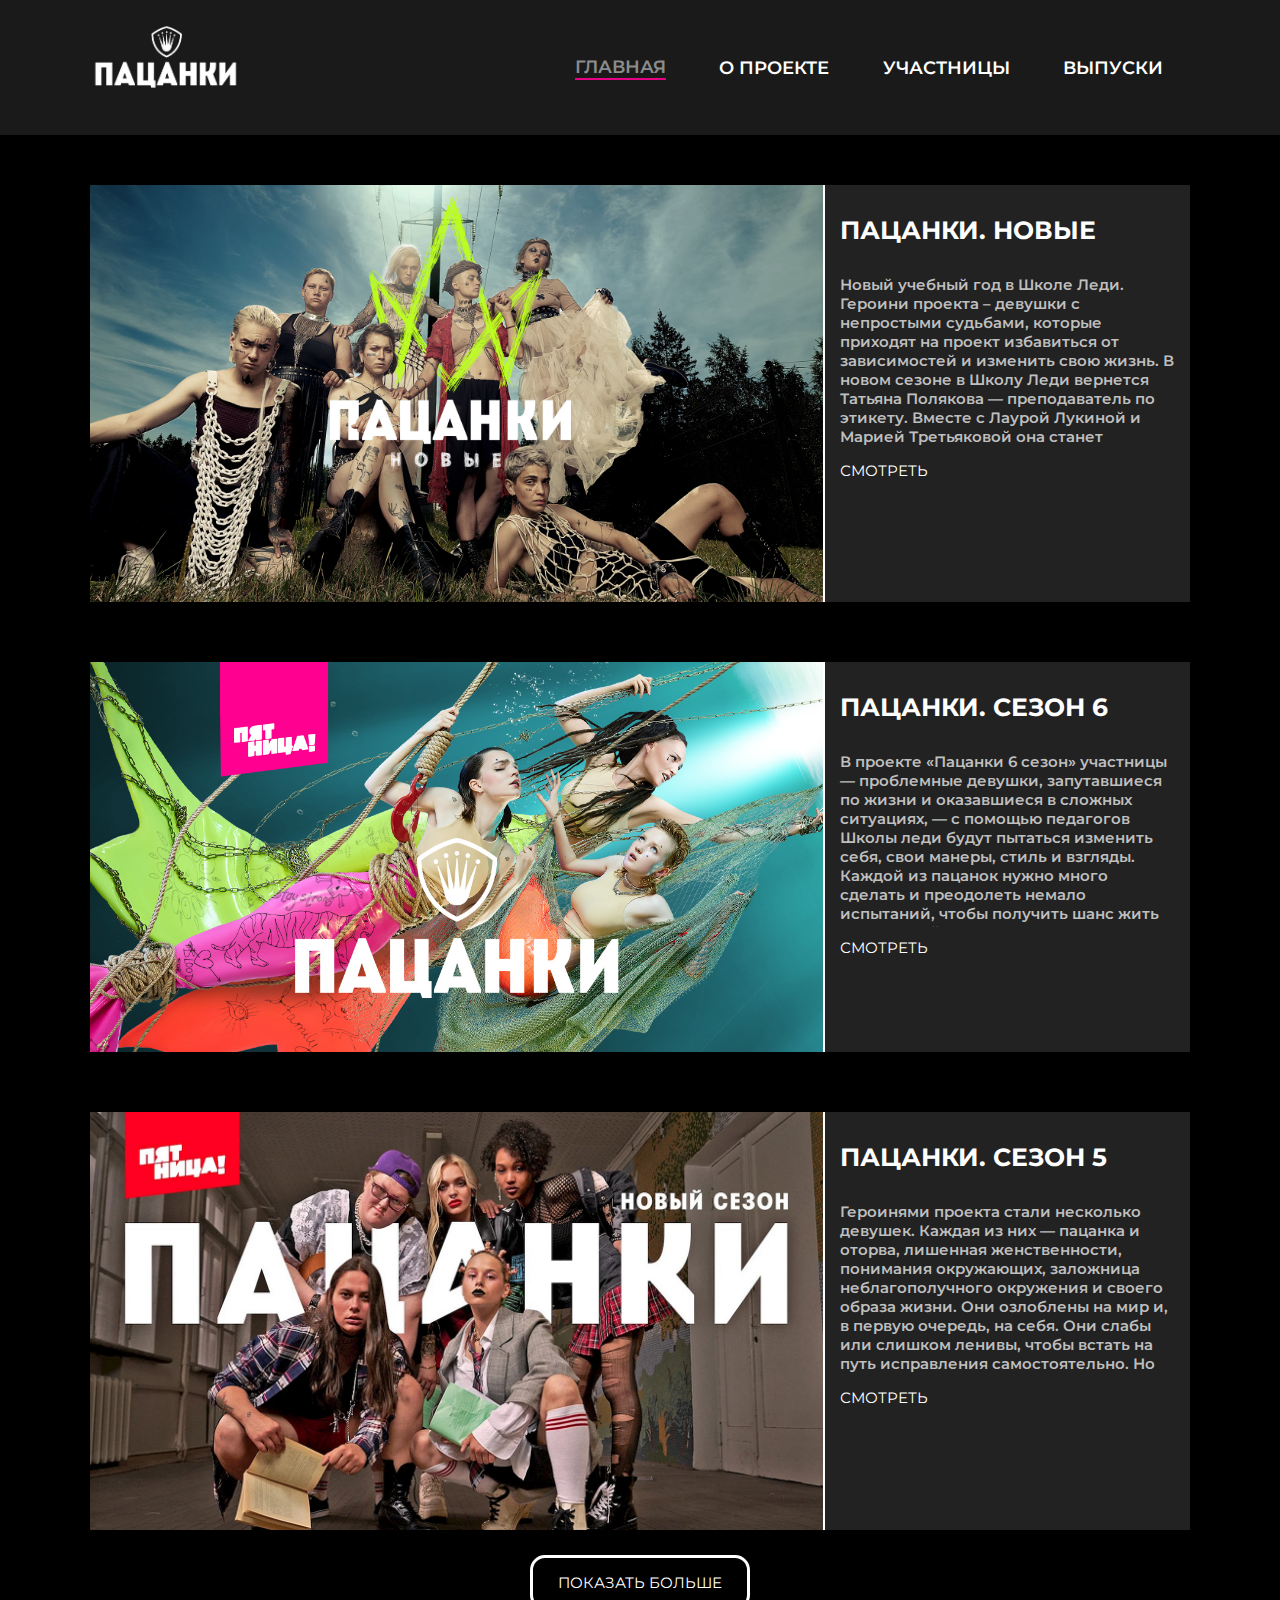
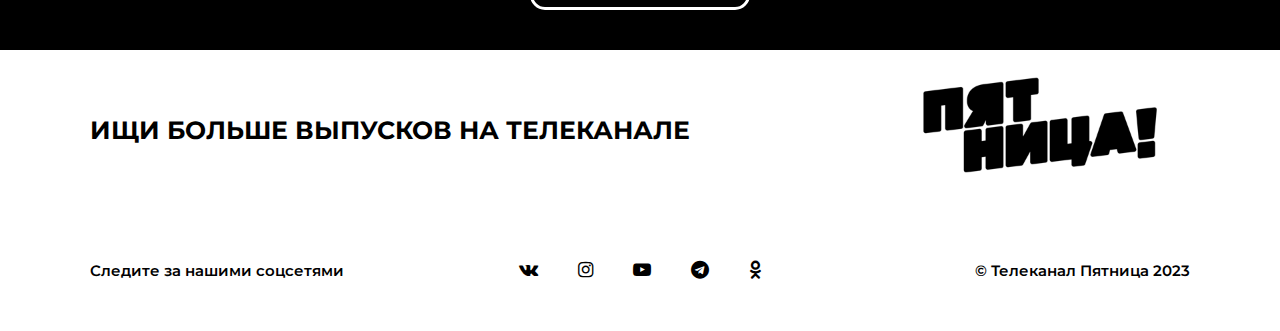
<file: index.html>
<!DOCTYPE html>
<html lang="en">
<head>
    <meta charset="UTF-8">
    <meta http-equiv="X-UA-Compatible" content="IE=edge">
    <meta name="viewport" content="width=device-width, initial-scale=1.0">
    <link rel="stylesheet" href="css/font-awesome.min.css">
    <link rel="stylesheet" href="css/style.css">
    <link rel="stylesheet" href="css/media.css">
    <title>Шоу пацанки</title>
</head>
<body>
    <div class="header">
        <div class="container">
          <div class="menu">
            <div class="img_menu col-3 col-lg-12">
              <img src="img/Logo.jpg" alt="Logo">
            </div>
            <div class="menu_list_cont col-7 col-lg-12">
              <ul class="menu_list col-12">
                <li class="active"><a href="#" class="menu_link col-sm-12">Главная</a></li>
                <li><a href="About.html" class="menu_link col-sm-12">О проекте</a></li>
                <li class="drop-down">
                    <a href="#" class="menu_link">Участницы</a>
                    <ul class="submenu">
                        <li class="sublist"><a href="Participant7.html" class="menu_link">Сезон 7</a></li>
                        <li class="sublist"><a href="default.html" class="menu_link">Сезон 6</a></li>
                        <li class="sublist"><a href="default.html" class="menu_link">Сезон 5</a></li>
                        <li class="sublist"><a href="default.html" class="menu_link">Сезон 4</a></li>
                        <li class="sublist"><a href="default.html" class="menu_link">Сезон 3</a></li>
                        <li class="sublist"><a href="default.html" class="menu_link">Сезон 2</a></li>
                        <li class="sublist"><a href="default.html" class="menu_link">Сезон 1</a></li>
                      </ul>
                </li>
                <li class="drop-down-next">
                    <a href="#" class="menu_link">Выпуски</a>
                    <ul class="submenu2">
                        <li class="sublist"><a href="Season7.html" class="menu_link">Сезон 7</a></li>
                        <li class="sublist"><a href="default.html" class="menu_link">Сезон 6</a></li>
                        <li class="sublist"><a href="default.html" class="menu_link">Сезон 5</a></li>
                        <li class="sublist"><a href="default.html" class="menu_link">Сезон 4</a></li>
                        <li class="sublist"><a href="default.html" class="menu_link">Сезон 3</a></li>
                        <li class="sublist"><a href="default.html" class="menu_link">Сезон 2</a></li>
                        <li class="sublist"><a href="default.html" class="menu_link">Сезон 1</a></li>
                    </ul>
                </li>
              </ul> 
            </div>
          </div>
      </div>
    </div>
    <div class="main-block">
        <div class="container">
            <div class="content">
                <div class="news-box">
                    <div class="img-box col-8">
                        <img src="img/7.jpg" alt="Новый сезон">
                    </div>
                    <div class="info-box col-4">
                        <h2 class="info-tittle">Пацанки. Новые</h2>
                        <p class="description">
                            Новый учебный год в Школе Леди. Героини проекта – девушки с непростыми судьбами, которые приходят на проект избавиться от зависимостей и изменить свою жизнь. В новом сезоне в Школу Леди вернется Татьяна Полякова — преподаватель по этикету. Вместе с Лаурой Лукиной и Марией Третьяковой она станет наставником девочек и помощником на пути к новой жизни.
                        </p>
                        <a href="https://rutube.ru/channel/599848/" class="watch">Смотреть</a>
                    </div>
                </div>
            </div>
            <div class="content">
                <div class="news-box">
                    <div class="img-box col-8">
                        <img src="img/6.jpeg" alt="Новый сезон">
                    </div>
                    <div class="info-box col-4">
                        <h2 class="info-tittle">Пацанки. Сезон 6</h2>
                        <p class="description">
                            В проекте «Пацанки 6 сезон» участницы — проблемные девушки, запутавшиеся по жизни и оказавшиеся в сложных ситуациях, — с помощью педагогов Школы леди будут пытаться изменить себя, свои манеры, стиль и взгляды. Каждой из пацанок нужно много сделать и преодолеть немало испытаний, чтобы получить шанс жить нормальной жизнью и влиться в социум, который их отвергал.
                        </p>
                        <a href="https://rutube.ru/channel/599848/" class="watch">Смотреть</a>
                    </div>
                </div>
            </div>
            <div class="content">
                <div class="news-box">
                    <div class="img-box col-8">
                        <img src="img/5.webp" alt="Новый сезон">
                    </div>
                    <div class="info-box col-4">
                        <h2 class="info-tittle">Пацанки. Сезон 5</h2>
                        <p class="description">
                            Героинями проекта стали несколько девушек. Каждая из них — пацанка и оторва, лишенная женственности, понимания окружающих, заложница неблагополучного окружения и своего образа жизни. Они озлоблены на мир и, в первую очередь, на себя. Они слабы или слишком ленивы, чтобы встать на путь исправления самостоятельно. Но каждая из героинь понимает — дальше так жить нельзя.
                        </p>
                        <a href="https://rutube.ru/channel/599848/" class="watch">Смотреть</a>
                    </div>
                </div>
            </div>
            <div class="content">
                <div class="news-box">
                    <div class="img-box col-8">
                        <img src="img/4.jpeg" alt="Новый сезон">
                    </div>
                    <div class="info-box col-4">
                        <h2 class="info-tittle">Пацанки. Сезон 4</h2>
                        <p class="description">
                            Героинями проекта стали несколько девушек. Каждая из них — пацанка и оторва, лишенная женственности, понимания окружающих, заложница неблагополучного окружения и своего образа жизни. Они озлоблены на мир и, в первую очередь, на себя. Они слабы или слишком ленивы, чтобы встать на путь исправления самостоятельно. Но каждая из героинь понимает — дальше так жить нельзя.
                        </p>
                        <a href="https://rutube.ru/channel/599848/" class="watch">Смотреть</a>
                    </div>
                </div>
            </div>
            <div class="content">
                <div class="news-box">
                    <div class="img-box col-8">
                        <img src="img/3.jpg" alt="Новый сезон">
                    </div>
                    <div class="info-box col-4">
                        <h2 class="info-tittle">Пацанки. Сезон 3</h2>
                        <p class="description">
                            Героинями проекта стали несколько девушек. Каждая из них — пацанка и оторва, лишенная женственности, понимания окружающих, заложница неблагополучного окружения и своего образа жизни. Они озлоблены на мир и, в первую очередь, на себя. Они слабы или слишком ленивы, чтобы встать на путь исправления самостоятельно. Но каждая из героинь понимает — дальше так жить нельзя.
                        </p>
                        <a href="https://rutube.ru/channel/599848/" class="watch">Смотреть</a>
                    </div>
                </div>
            </div>
            <div class="content">
                <div class="news-box">
                    <div class="img-box col-8">
                        <img src="img/2.jpg" alt="Новый сезон">
                    </div>
                    <div class="info-box col-4">
                        <h2 class="info-tittle">Пацанки. Сезон 2</h2>
                        <p class="description">
                            Героинями проекта стали несколько девушек. Каждая из них — пацанка и оторва, лишенная женственности, понимания окружающих, заложница неблагополучного окружения и своего образа жизни. Они озлоблены на мир и, в первую очередь, на себя.</p>
                        <a href="https://rutube.ru/channel/599848/" class="watch">Смотреть</a>
                    </div>
                </div>
            </div>
            <div class="content">
                <div class="news-box">
                    <div class="img-box col-8">
                        <img src="img/help.jpg" alt="Новый сезон">
                    </div>
                    <div class="info-box col-4">
                        <h2 class="info-tittle">Пацанки. Сезон 1</h2>
                        <p class="description">
                            «Пацанки» — социальное реалити-шоу, выходящее на телевизионном развлекательном канале «Пятница!». Суть проекта — помочь молодым женщинам, выбраться и обрести гордое звание леди. Ученицы в течение нескольких месяцев учатся этикету, навыкам ухода за собой и собственным здоровьем, развивают интеллект и эмпатию.</p>
                        <a href="https://rutube.ru/channel/599848/" class="watch">Смотреть</a>
                    </div>
                </div>
            </div>
            <div class="more_button">
                <a href="#" class="button">Показать больше</a>
            </div>
        </div>
    </div>
    <div class="line">
        <div class="container">
            <div class="line-inner">
                <h1 class="line-title col-8">Ищи больше выпусков на телеканале</h1>
                <div class="img_line col-4 col-lg-12">
                    <img class="img_line_cont" src="img/logo.png" alt="Logo">
                </div>
            </div>
        </div>
    </div>
    <div class="footer">
        <div class="container">
          <div class="footer_inner">
            <div class="right col-3">
                <p class="footer-txt right">Следите за нашими соцсетями</p>
            </div>
            <div class="links_list col-6 col-lg-12">
              <ul class="linked_list">
                <li><a href="https://vk.com/pacankitv" id="vk"><i class="fa fa-vk" aria-hidden="true"></i></a></li>
                <li><a href="https://rutube.ru/channel/599848/" id="inst"><i class="fa fa-instagram" aria-hidden="true"></i></a></li>
                <li><a href="https://www.youtube.com/@fridaytv" id="yt"><i class="fa fa-youtube-play" aria-hidden="true"></i></a></li>
                <li><a href="https://t.me/fridaytv" id="tg"><i class="fa fa-telegram" aria-hidden="true"></i></a></li>
                <li><a href="https://ok.ru/fridaytv" id="dno"><i class="fa fa-odnoklassniki" aria-hidden="true"></i></a></li>
              </ul> 
            </div>
            <div class="left col-3">
                <p class="footer-txt" id="fix">&#169; Телеканал Пятница 2023</p>
            </div>
          </div>
        </div>
      </div>
    <script src="source/jquery-3.6.3.min.js"></script>
    <script src="source/main.js"></script>
</body>
</html>
</file>
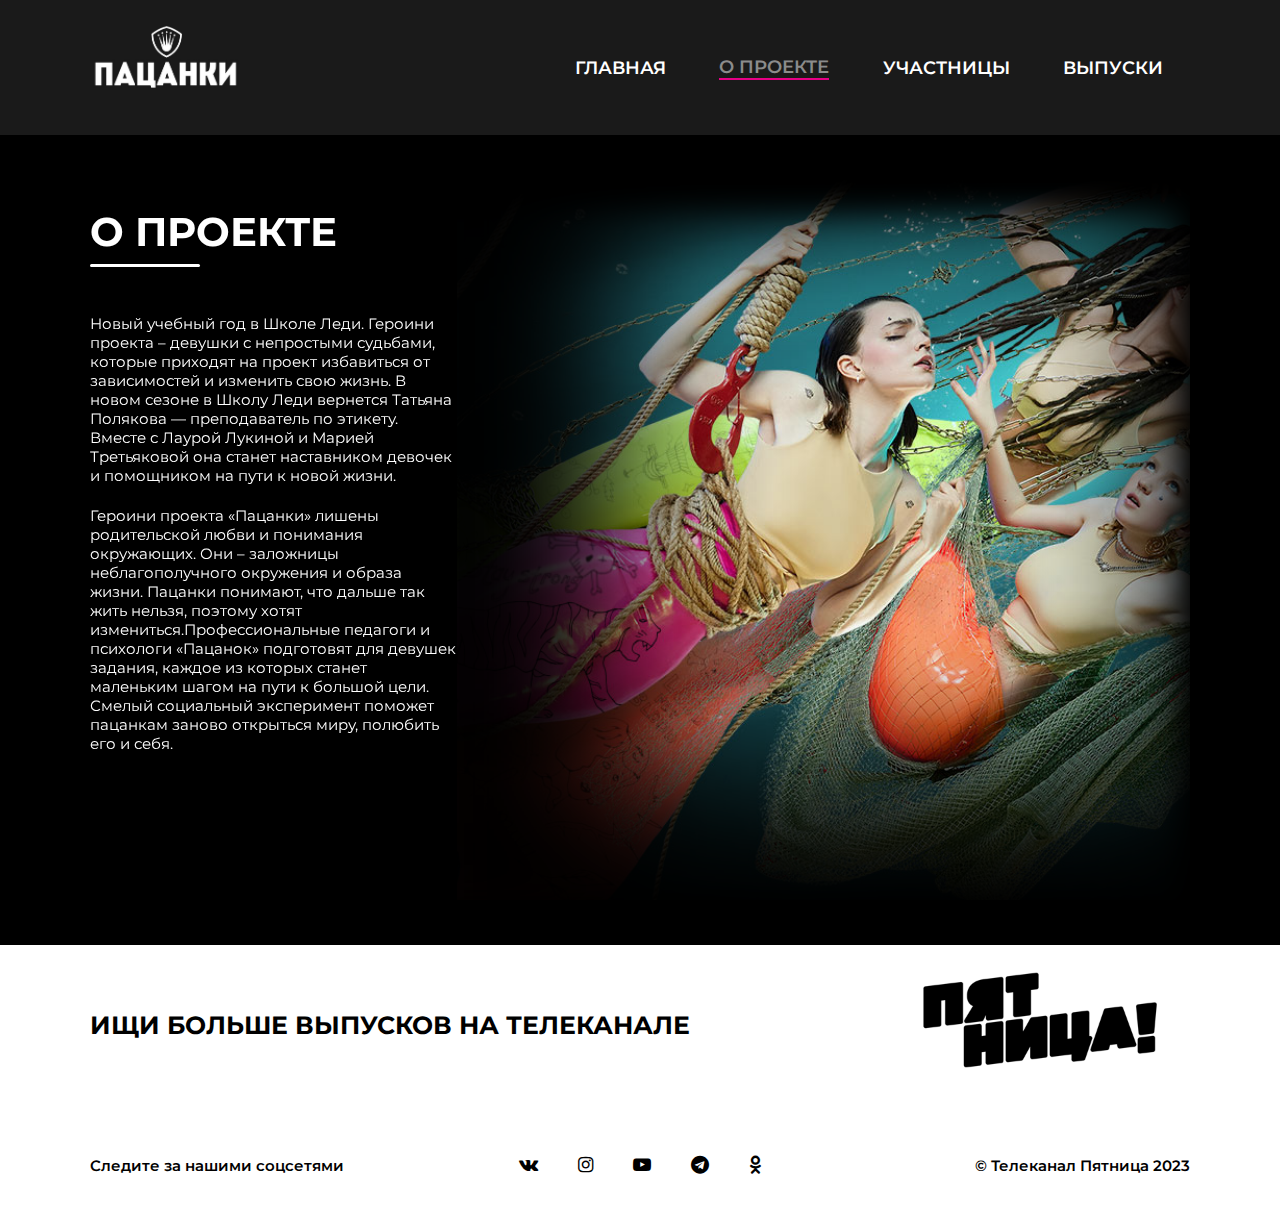
<file: About.html>
<!DOCTYPE html>
<html lang="en">
<head>
    <meta charset="UTF-8">
    <meta http-equiv="X-UA-Compatible" content="IE=edge">
    <meta name="viewport" content="width=device-width, initial-scale=1.0">
    <link rel="stylesheet" href="css/font-awesome.min.css">
    <link rel="stylesheet" href="css/style.css">
    <link rel="stylesheet" href="css/media.css">
    <title>О проекте</title>
</head>
<body>
    <div class="header">
        <div class="container">
          <div class="menu">
            <div class="img_menu col-3 col-lg-12">
              <img src="img/Logo.jpg" alt="Logo">
            </div>
            <div class="menu_list_cont col-7 col-lg-12">
              <ul class="menu_list">
                <li><a href="index.html" class="menu_link">Главная</a></li>
                <li class="active"><a href="#" class="menu_link">О проекте</a></li>
                <li class="drop-down">
                  <a href="#" class="menu_link">Участницы</a>
                  <ul class="submenu">
                    <li class="sublist"><a href="Participant7.html" class="menu_link">Сезон 7</a></li>
                    <li class="sublist"><a href="default.html" class="menu_link">Сезон 6</a></li>
                    <li class="sublist"><a href="default.html" class="menu_link">Сезон 5</a></li>
                    <li class="sublist"><a href="default.html" class="menu_link">Сезон 4</a></li>
                    <li class="sublist"><a href="default.html" class="menu_link">Сезон 3</a></li>
                    <li class="sublist"><a href="default.html" class="menu_link">Сезон 2</a></li>
                    <li class="sublist"><a href="default.html" class="menu_link">Сезон 1</a></li>
                  </ul>
                </li>
                <li class="drop-down-next">
                  <a href="#" class="menu_link">Выпуски</a>
                  <ul class="submenu2">
                    <li class="sublist"><a href="Season7.html" class="menu_link">Сезон 7</a></li>
                    <li class="sublist"><a href="default.html" class="menu_link">Сезон 6</a></li>
                    <li class="sublist"><a href="default.html" class="menu_link">Сезон 5</a></li>
                    <li class="sublist"><a href="default.html" class="menu_link">Сезон 4</a></li>
                    <li class="sublist"><a href="default.html" class="menu_link">Сезон 3</a></li>
                    <li class="sublist"><a href="default.html" class="menu_link">Сезон 2</a></li>
                    <li class="sublist"><a href="default.html" class="menu_link">Сезон 1</a></li>
                  </ul>
                </li>
              </ul> 
            </div>
          </div>
      </div>
    </div>
    <div class="main-block">
        <div class="container">
            <div class="about-block">
              <div class="about-description col-4">
                  <h1 class="about-tittle">
                    О проекте
                  </h1>
                  <p class="about-txt">
                    Новый учебный год в Школе Леди. Героини проекта – девушки с непростыми судьбами, которые приходят на проект избавиться от зависимостей и изменить свою жизнь. В новом сезоне в Школу Леди вернется Татьяна Полякова — преподаватель по этикету. Вместе с Лаурой Лукиной и Марией Третьяковой она станет наставником девочек и помощником на пути к новой жизни.</p><br>
                    <p class="about-txt">Героини проекта «Пацанки» лишены родительской любви и понимания окружающих. Они – заложницы неблагополучного окружения и образа жизни. Пацанки понимают, что дальше так жить нельзя, поэтому хотят измениться.Профессиональные педагоги и психологи «Пацанок» подготовят для девушек задания, каждое из которых станет маленьким шагом на пути к большой цели. Смелый социальный эксперимент поможет пацанкам заново открыться миру, полюбить его и себя.</p>
              </div>
              <div class="shadows col-8"></div>
            </div>
        </div>
    </div>
    <div class="line">
        <div class="container">
            <div class="line-inner">
                <h1 class="line-title col-8">Ищи больше выпусков на телеканале</h1>
                <div class="img_line col-4 col-lg-12">
                    <img class="img_line_cont" src="img/logo.png" alt="Logo">
                </div>
            </div>
        </div>
    </div>
    <div class="footer">
        <div class="container">
          <div class="footer_inner">
            <div class="right col-3">
                <p class="footer-txt right">Следите за нашими соцсетями</p>
            </div>
            <div class="links_list col-6 col-lg-12">
              <ul class="linked_list">
                <li><a href="https://vk.com/pacankitv" id="vk"><i class="fa fa-vk" aria-hidden="true"></i></a></li>
                <li><a href="https://rutube.ru/channel/599848/" id="inst"><i class="fa fa-instagram" aria-hidden="true"></i></a></li>
                <li><a href="https://www.youtube.com/@fridaytv" id="yt"><i class="fa fa-youtube-play" aria-hidden="true"></i></a></li>
                <li><a href="https://t.me/fridaytv" id="tg"><i class="fa fa-telegram" aria-hidden="true"></i></a></li>
                <li><a href="https://ok.ru/fridaytv" id="dno"><i class="fa fa-odnoklassniki" aria-hidden="true"></i></a></li>
              </ul> 
            </div>
            <div class="left col-3">
                <p class="footer-txt" id="fix">&#169; Телеканал Пятница 2023</p>
            </div>
          </div>
        </div>
      </div>
    <script src="source/jquery-3.6.3.min.js"></script>
    <script src="source/main.js"></script>
</body>
</html>
</file>
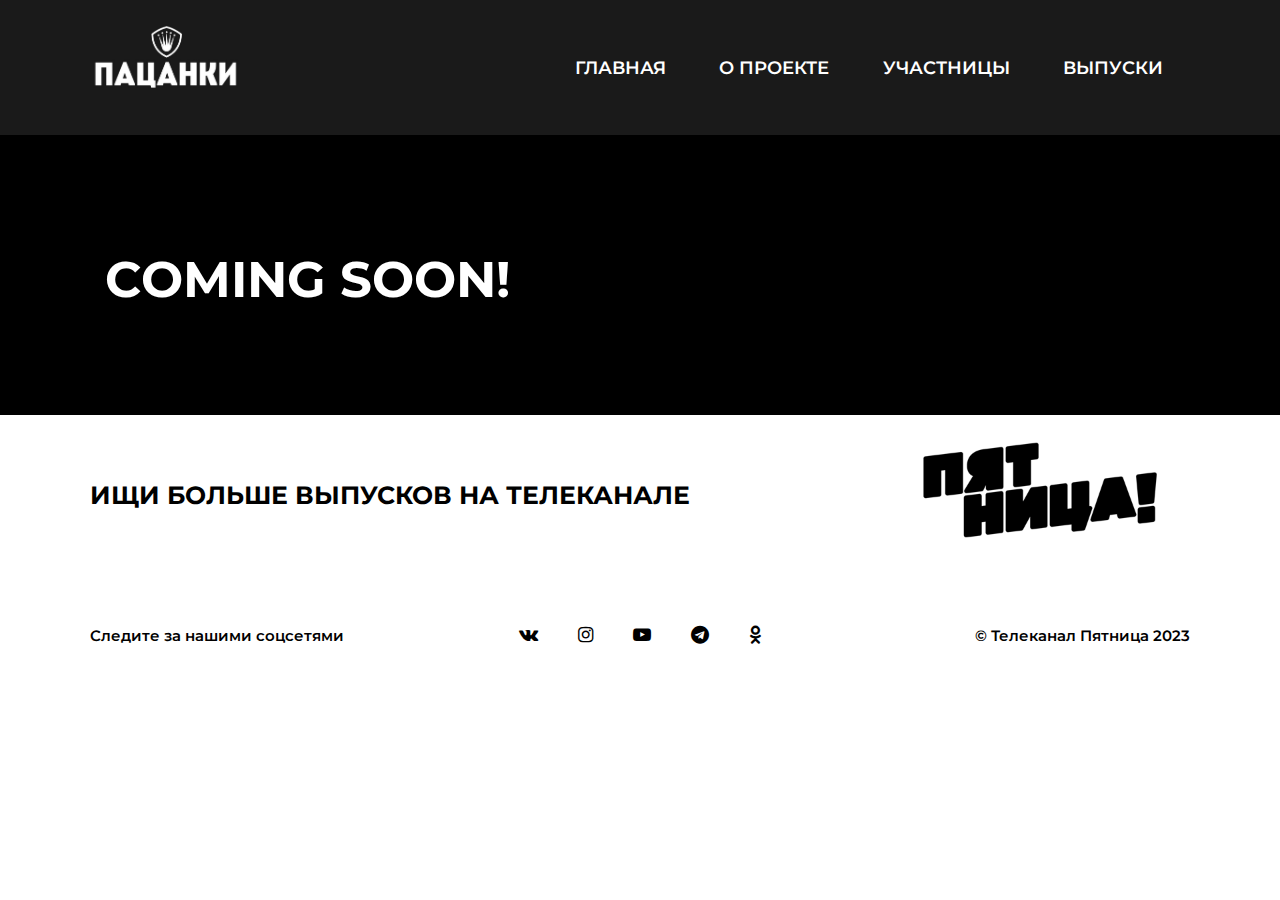
<file: default.html>
<!DOCTYPE html>
<html lang="en">
<head>
    <meta charset="UTF-8">
    <meta http-equiv="X-UA-Compatible" content="IE=edge">
    <meta name="viewport" content="width=device-width, initial-scale=1.0">
    <link rel="stylesheet" href="css/font-awesome.min.css">
    <link rel="stylesheet" href="css/style.css">
    <link rel="stylesheet" href="css/media.css">
    <title>Приходите позже</title>
</head>
<body>
    <div class="header">
        <div class="container">
          <div class="menu">
            <div class="img_menu col-3 col-lg-12">
              <img src="img/Logo.jpg" alt="Logo">
            </div>
            <div class="menu_list_cont col-7 col-lg-12">
              <ul class="menu_list">
                <li><a href="index.html" class="menu_link">Главная</a></li>
                <li><a href="About.html" class="menu_link">О проекте</a></li>
                <li class="drop-down">
                  <a href="#" class="menu_link">Участницы</a>
                  <ul class="submenu">
                    <li class="sublist"><a href="Participant7.html" class="menu_link">Сезон 7</a></li>
                    <li class="sublist"><a href="default.html" class="menu_link">Сезон 6</a></li>
                    <li class="sublist"><a href="default.html" class="menu_link">Сезон 5</a></li>
                    <li class="sublist"><a href="default.html" class="menu_link">Сезон 4</a></li>
                    <li class="sublist"><a href="default.html" class="menu_link">Сезон 3</a></li>
                    <li class="sublist"><a href="default.html" class="menu_link">Сезон 2</a></li>
                    <li class="sublist"><a href="default.html" class="menu_link">Сезон 1</a></li>
                  </ul>
                </li>
                <li class="drop-down-next">
                  <a href="#" class="menu_link">Выпуски</a>
                  <ul class="submenu2">
                    <li class="sublist"><a href="Season7.html" class="menu_link">Сезон 7</a></li>
                    <li class="sublist"><a href="default.html" class="menu_link">Сезон 6</a></li>
                    <li class="sublist"><a href="default.html" class="menu_link">Сезон 5</a></li>
                    <li class="sublist"><a href="default.html" class="menu_link">Сезон 4</a></li>
                    <li class="sublist"><a href="default.html" class="menu_link">Сезон 3</a></li>
                    <li class="sublist"><a href="default.html" class="menu_link">Сезон 2</a></li>
                    <li class="sublist"><a href="default.html" class="menu_link">Сезон 1</a></li>
                  </ul>
                </li>
              </ul> 
            </div>
          </div>
      </div>
    </div>
    <div class="main-block">
        <div class="container">
            <div class="default-menu">
                <h1 class="def-tittle">Coming soon!</h1>
            </div>
        </div>
    </div>
    <div class="line">
        <div class="container">
            <div class="line-inner">
                <h1 class="line-title col-8">Ищи больше выпусков на телеканале</h1>
                <div class="img_line col-4 col-lg-12">
                    <img class="img_line_cont" src="img/logo.png" alt="Logo">
                </div>
            </div>
        </div>
    </div>
    <div class="footer">
        <div class="container">
          <div class="footer_inner">
            <div class="right col-3">
                <p class="footer-txt right">Следите за нашими соцсетями</p>
            </div>
            <div class="links_list col-6 col-lg-12">
              <ul class="linked_list">
                <li><a href="https://vk.com/pacankitv" id="vk"><i class="fa fa-vk" aria-hidden="true"></i></a></li>
                <li><a href="https://rutube.ru/channel/599848/" id="inst"><i class="fa fa-instagram" aria-hidden="true"></i></a></li>
                <li><a href="https://www.youtube.com/@fridaytv" id="yt"><i class="fa fa-youtube-play" aria-hidden="true"></i></a></li>
                <li><a href="https://t.me/fridaytv" id="tg"><i class="fa fa-telegram" aria-hidden="true"></i></a></li>
                <li><a href="https://ok.ru/fridaytv" id="dno"><i class="fa fa-odnoklassniki" aria-hidden="true"></i></a></li>
              </ul> 
            </div>
            <div class="left col-3">
                <p class="footer-txt" id="fix">&#169; Телеканал Пятница 2023</p>
            </div>
          </div>
        </div>
      </div>
    <script src="source/jquery-3.6.3.min.js"></script>
    <script src="source/main.js"></script>
</body>
</html>
</file>
<file: css/style.css>
@font-face {
    font-family: Montserrat-Semibold;
    src: url(../fonts/static/Montserrat-SemiBold.ttf);
}
@font-face {
    font-family: Montserrat-Bold;
    src: url(../fonts/static/Montserrat-Bold.ttf);
}
@font-face {
    font-family: Montserrat;
    src: url(../fonts/static/Montserrat-Regular.ttf);
}
@font-face {
    font-family: PT-Serif;
    src: url(../fonts/PTSerif/PTSerif-Regular.ttf);
}
:root {
    --gutter: 20px;
}
*, *:before, *:after {
    box-sizing: inherit;
}
html {
    box-sizing: border-box;
    font-size: 18px;
  }
body,p,h1,h2,h3,ul,ol {
    margin: 0;
    padding: 0;
}
.header {
    background-color: #1a1a1a;
  }
  .container {
    max-width: 1200px;
    margin: 0 auto;
    padding: 15px 50px;
  }
  .menu {
    display: flex;
    flex-wrap: wrap;
    justify-content: space-between;
    align-items: center;
  }
  .img_menu > img{
    width: 150px;
    height: 100px;
  }
  .menu_list{
    list-style-type: none;
    display: flex;
    justify-content: space-around;
    align-items: center;
  }
  .menu_list > li{
    padding: 10px 15px;
    border-radius: 5px;
  }
  .menu_link:hover{
    color: #E60086;
  }
  .menu_link{
    text-decoration: none;
    font-family: Montserrat-Semibold;
    color: white;
    font-weight: 500;
    text-transform: uppercase;
  }
  .active > a{
     color: rgba(255,255,255,.5) !important;
  }
  .active::after{
    content: '';
    background-color: #E60086;
    display: block;
    height: 2px;
    width: 100%;
    margin: 0 auto;
  }
  .main-block {
    background-color: black;
  }
.news-box{
    display: flex !important;
    flex-direction: row;
    flex-wrap: wrap;
    justify-content: space-between;
    margin-top: 35px;
    padding-bottom: 25px;
}
.content{
  display: none;
}
.img-box > img{
   width: 100%; 
   height: 100%;
}
.info-box{
    background-color: #222;
    border-left: 2px solid white;
}
.info-tittle{
    text-transform: uppercase;
    font-family: Montserrat-Bold;
    font-size: 25px;
    color: white;
    line-height: 1.6;
    text-align: left;
    padding: 25px 15px;
}
.description{   
  overflow: auto;
  height: 175px;
  font-size: 15px;
  font-family: Montserrat-Semibold;
  color: rgb(191, 191, 191);
  text-align: left;
  padding: 0px 15px;
  margin-bottom: 10px;
}
.description::-webkit-scrollbar {
  width: 5px;
}
.description::-webkit-scrollbar-track {
  background-color: none;
}
.description::-webkit-scrollbar-thumb {
  background-color: white;
  border-radius: 5px;
}
.more_button{
  display: flex;
  justify-content: center;
  align-items: center;
}
.button{
  text-decoration: none;
  color: white;
  text-transform: uppercase;
  font-family: Montserrat;
  font-size: 15px;
  line-height: 1.273;
  text-align: center;
  padding: 15px 25px;
  border: 3px solid white;
  border-radius: 15px;
  margin-bottom: 25px;
}

.button:hover{
  background-color: white;
  color: black;
  transition: 0.7s;
}
.watch{
  text-decoration: none;
  color: white;
  text-transform: uppercase;
  font-family: Montserrat;
  font-size: 15px;
  line-height: 1.273;
  text-align: center;
  margin-left: 15px;
}
.watch:hover{
  color:#E60086;
}
.line{
  background-color: white;
}
.line-inner{
  display: flex;
  flex-wrap: wrap;
  justify-content: space-between;
}
.line-title{
  text-transform: uppercase;
  font-family: Montserrat-Bold;
  font-size: 25px;
  color: black;
  line-height: 1.6;
  text-align: left;
  padding: 45px 0px;
}
.img_line{
  display: flex;
  justify-content: right;
}
.img_line_cont{
  width: 300px;
  height: 120px;
  padding-right: -10px;
}
.footer_inner{
  display: flex;
  flex-wrap: wrap;
  justify-content: space-between;
  align-items: center;
  padding: 35px 0px;
}
.linked_list{
  list-style-type: none;
  display: flex;
  justify-content: center;
  align-items: center;
}
.linked_list > li > a{
  font-size: 18px;
  padding: 0 20px;
  color: black;
}
#vk:hover{
  color: #427BBB;
}
#inst:hover{
  color: #D03EAB;
}
#yt:hover{
  color: red;
}
#tg:hover{
  color: #27A3E2;
}
#dno:hover{
  color: #E77D08;
}
.footer-txt{
  font-size: 15px;
  font-family: Montserrat-Semibold;
  color: black;
  text-align: left;
}
#fix{
  text-align: right;
}
.about-block{
  height: 750px;
  background-image: url('../img/back.jpeg');
  background-position: top;
  background-repeat:  no-repeat;
  background-size: cover;
  display: flex;
  justify-content: left;
  align-items: center;
  box-shadow: inset 20px 30px 30px 30px rgb(0,0,0,1);
  margin-bottom: 30px;
}
.shadows{
  height: 100%;
  box-shadow: inset 70px -30px 150px 100px rgb(0,0,0,1);
}
.about-description{
  height: 100%;
  backdrop-filter: brightness(0);
}
.about-tittle{
  font-size: 40px;
  font-family: Montserrat-Bold;
  color: white;
  line-height: 1.6;
  text-align: left;
  padding: 50px 0px;
  text-transform: uppercase;
  position: relative;
}
.about-tittle::after{
  content: '';
  background-color: white;
  display: block;
  height: 3px;
  border-radius: 5px;;
  width: 30%;
  position: absolute;
}
.about-txt{
  font-size: 15px;
  font-family: Montserrat;
  color: white;
  text-align: left;
}
.drop-down{
  position: relative;
}
.submenu{
  position: absolute;
  width: 85%;
  display: none;
  z-index: 100;
}
.drop-down-next{
  position: relative;
}
.submenu2{
  position: absolute;
  width: 100%;
  display: none;
  z-index: 100;
}
.sublist{
  list-style-type: none;
  background-color: #1a1a1a;;
  display: flex;
  justify-content: center;
  align-items: center;
  border-bottom: 1px  solid rgb(191, 191, 191);
  padding: 15px 15px;
}
.sublist:last-child{
  border: none;
}
.default-menu{
  height: 250px;
  background-color: black;
}
.def-tittle{
  text-transform: uppercase;
  font-family: Montserrat-Bold;
  font-size: 50px;
  color: white;
  line-height: 1.6;
  text-align: left;
  padding: 90px 15px;
}
.part-tittle::after{
  width: 20%;
}
.participants{
  display: flex;
  flex-wrap: wrap;
  justify-content: space-between;
  align-items: center;
}
.participant{
  margin-bottom: 30px;
  margin-right: 5px;
  display: none;
}
.part-link{
  text-decoration: none;
  color: white;
  z-index: 1000;
}
.photo{
  height: 256px;
  margin-bottom: 20px;
  background-position: top;
  background-repeat:  no-repeat;
  background-size: cover;
}
.name{
  text-transform: uppercase;
  font-family: Montserrat-Bold;
  font-size: 17px;
  color: white;
  line-height: 1.18;
  text-align: left;
  margin-bottom: 5px;
  
}
.age{
  font-family: Montserrat;
  font-size: 15px;
  color: white;
  line-height: 1.18;
  text-align: left;
}
.seas-tittle::after{
  width: 21%;
}
.season{
  display: flex;
  flex-wrap: wrap;
  justify-content: space-around;
  align-items: center;
}
.series{
  margin-bottom: 30px;
  margin-right: 5px;
  display: none;
}
.play{
  font-size: 125px;
  color: #1a1a1a;
  opacity: 0.7;
}
.series-link{
  text-decoration: none;
  color: white;
  z-index: 1000;
}
.series-photo{
  height: 200px;
  margin-bottom: 20px;
  background-position: top;
  background-repeat:  no-repeat;
  background-size: 100%;
}
.series-tittle{
  text-transform: uppercase;
  font-family: Montserrat-Bold;
  font-size: 17px;
  color: white;
  line-height: 1.18;
  text-align: left;
  margin-bottom: 5px;
  
}
.number{
  font-family: Montserrat;
  font-size: 15px;
  color: white;
  line-height: 1.18;
  text-align: left;
}
@keyframes pIn
{
  0% {background-size: 100%;}
  100% {background-size: 110%;}
}
@keyframes pLn
{
  0% {background-size: 100%;}
  100% {background-size: 105%;}
}
.col-1 {
    width: calc(8.3%);
  }
  .col-2 {
    width: calc(16.66%);
  }
  .col-3 {
    width: calc(25%);
  }
  .col-4 {
    width: calc(33.33%);
  }
  .col-5 {
    width: calc(41.66%);
  }
  .col-6 {
    width: calc(50%);
  }
  .col-7 {
    width: calc(58.33%);
  }
  .col-8 {
    width: calc(66.66%);
  }
  .col-9 {
    width: calc(75%);
  }
  .col-10 {
    width: calc(83.33%);
  }
  .col-11 {
    width: calc(91.66%);
  }
  .col-12 {
    width: calc(100%);
  }
</file>
<file: css/media.css>
@media screen and (max-width:992px) {
  .container {
    max-width: 992px;
    padding: 15px 50px;
  }
  .img_menu{
    display: flex;
    justify-content: center;
    align-items: center;
  }
  .line_text > p{
    text-align: center;
  }
  .line_inner{
    justify-content: center;
  }
  .button{
    margin-top: 25px;
  }
  .footer_inner{
    justify-content: center;
  }
  .linked_list{
    justify-content: center;
  }
  .linked_list > li{
    padding-left: 5px;
  }
  .footer_img_cont{
    padding-top: 25px;
  }
  .col-lg-1 {
    width: calc(8.3%);
  }
  .col-lg-2 {
    width: calc(16.66%);
  }
  .col-lg-3 {
    width: calc(25%);
  }
  .col-lg-4 {
    width: calc(33.33%);
  }
  .col-lg-5 {
    width: calc(41.66%);
  }
  .col-lg-6 {
    width: calc(50%);
  }
  .col-lg-7 {
    width: calc(58.33%);
  }
  .col-lg-8 {
    width: calc(66.66%);
  }
  .col-lg-9 {
    width: calc(75%);
  }
  .col-lg-10 {
    width: calc(83.33%);
  }
  .col-lg-11 {
    width: calc(91.66%);
  }
  .col-lg-12 {
    width: calc(100%);
  }
}
@media screen and (max-width:768px) {
  .header{
    height: auto;
  }
  .header_txt{
    padding: 58px 15px 80px 15px;
    text-align: center;
  }
  .header_title{
    text-align: center;
  }
  .header_text{
    text-align: center;
  }
  .container{
    padding: 15px 0px;
    width: 100%;
  }
  .services_title{
    text-align: center;
  }
  .col-md-1 {
    width: calc(8.3%);
  }
  .col-md-2 {
    width: calc(16.66%);
  }
  .col-md-3 {
    width: calc(25%);
  }
  .col-md-4 {
    width: calc(33.33%);
  }
  .col-md-5 {
    width: calc(41.66%);
  }
  .col-md-6 {
    width: calc(50%);
  }
  .col-md-7 {
    width: calc(58.33%);
  }
  .col-md-8 {
    width: calc(66.66%);
  }
  .col-md-9 {
    width: calc(75%);
  }
  .col-md-10 {
    width: calc(83.33%);
  }
  .col-md-11 {
    width: calc(91.66%);
  }
  .col-md-12 {
    width: calc(100%);
  }
}
@media screen and (max-width:576px) { 
  html {
    box-sizing: border-box;
    font-size: 18px;
  }
  body,p,h1,h2,h3,ul,ol {
    margin: auto;
    padding: 0;
  }
  .container{
    padding: 15px 0px;
    width: 100%;
  }
  .menu_list{
    flex-wrap: wrap;
  }
  .linked_list{
    flex-wrap: wrap;
  }
  .line > .container{
    padding: 15px 0px;;
  }
  .line_text > p{
    padding-left: 0px;
  }
  .col-sm-1 {
    width: calc(8.3%);
  }
  .col-sm-2 {
    width: calc(16.66%);
  }
  .col-sm-3 {
    width: calc(25%);
  }
  .col-sm-4 {
    width: calc(33.33%);
  }
  .col-sm-5 {
    width: calc(41.66%);
  }
  .col-sm-6 {
    width: calc(50%);
  }
  .col-sm-7 {
    width: calc(58.33%);
  }
  .col-sm-8 {
    width: calc(66.66%);
  }
  .col-sm-9 {
    width: calc(75%);
  }
  .col-sm-10 {
    width: calc(83.33%);
  }
  .col-sm-11 {
    width: calc(91.66%);
  }
  .col-sm-12 {
    width: calc(100%);
  }
}
</file>
